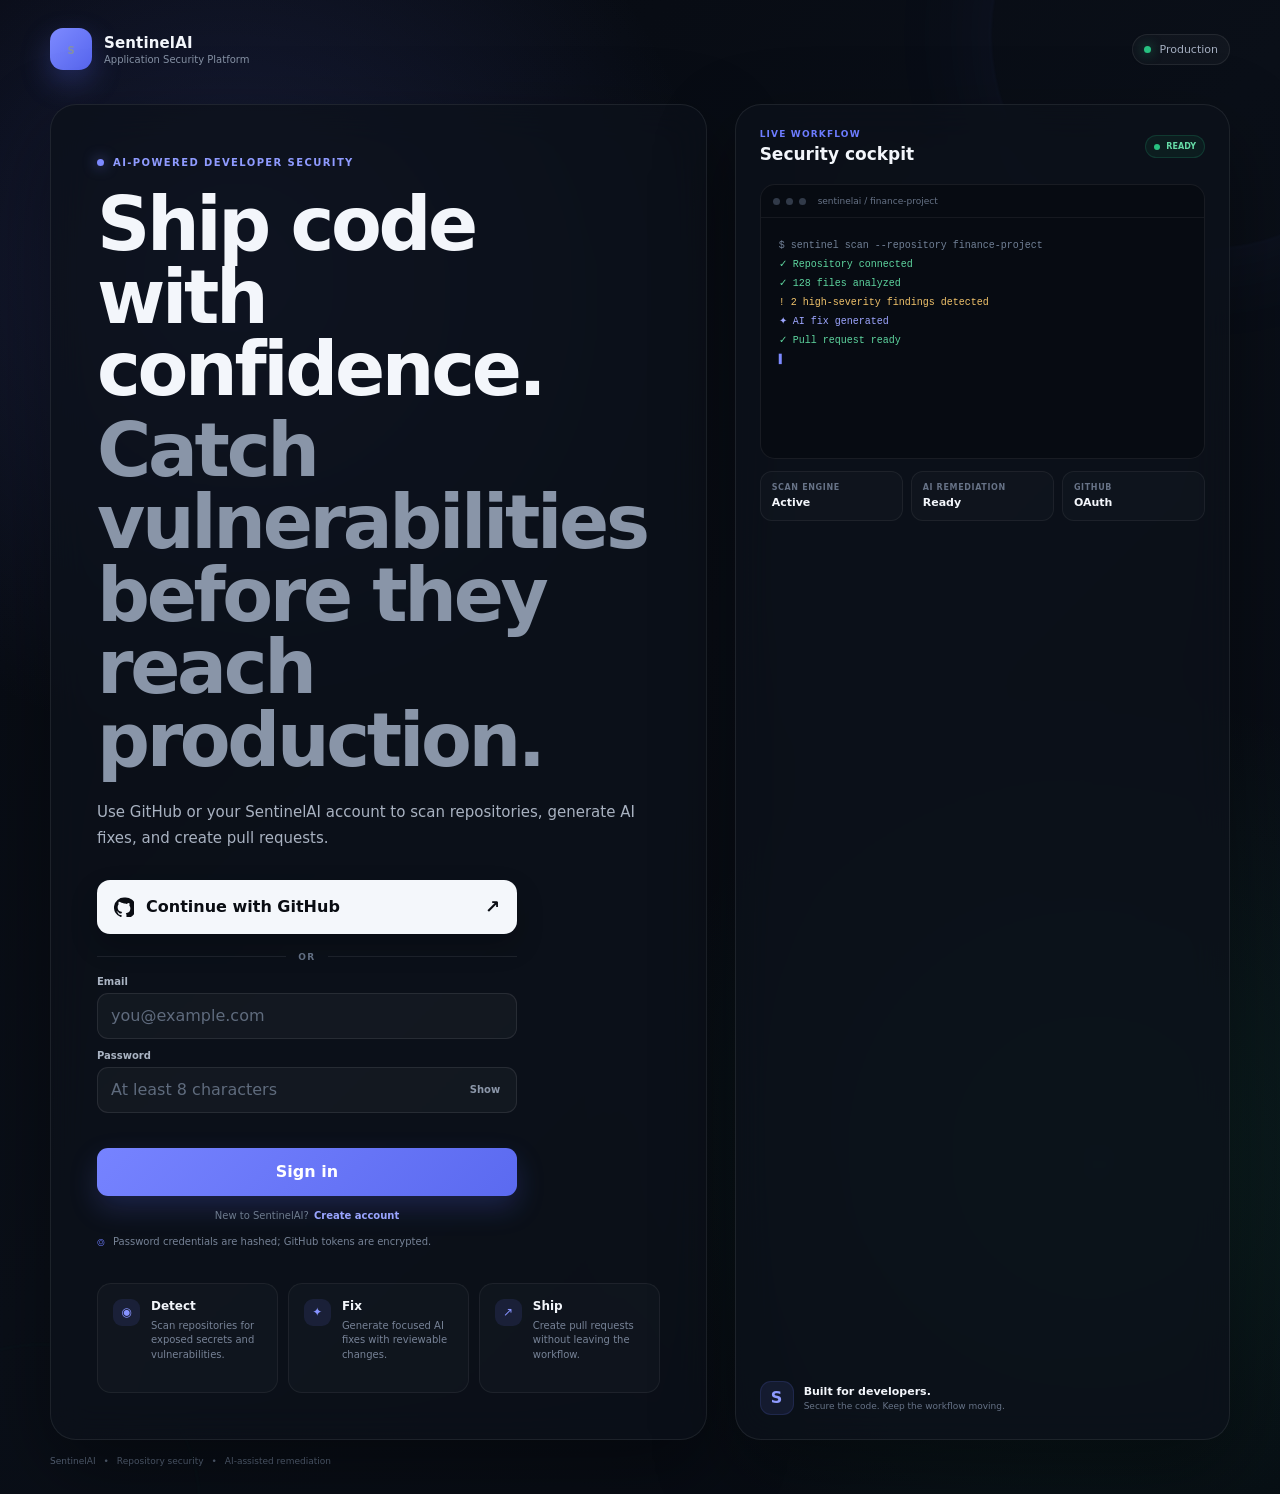
<file: frontend/index.html>
<!DOCTYPE html>
<html lang="en">
<head>
    <meta charset="UTF-8">
    <meta name="viewport" content="width=device-width, initial-scale=1.0">
    <meta name="theme-color" content="#070b12">
    <meta name="description" content="SentinelAI — AI-powered GitHub security scanning and automated fixes.">
    <title>SentinelAI — Secure your code before it ships</title>
    <link rel="stylesheet" href="style.css">
</head>

<body class="app-booting">

<div id="appBootScreen" class="app-boot-screen" aria-live="polite">
    <div class="app-boot-mark">S</div>
    <div class="app-boot-name">SentinelAI</div>
    <div class="app-boot-status">Securing your workspace…</div>
</div>

<section id="authScreen" hidden class="auth-screen" aria-labelledby="authTitle">
    <div class="auth-orbit auth-orbit-one"></div>
    <div class="auth-orbit auth-orbit-two"></div>
    <div class="auth-noise"></div>

    <div class="auth-shell">
        <header class="auth-topbar">
            <div class="auth-brand-lockup">
                <div class="auth-brand-mark" aria-hidden="true"><span>S</span></div>
                <div>
                    <strong>SentinelAI</strong>
                    <span>Application Security Platform</span>
                </div>
            </div>

            <div class="auth-top-status">
                <span class="status-dot"></span>
                <span>Production</span>
            </div>
        </header>

        <div class="auth-grid">
            <div class="auth-hero">
                <div class="auth-eyebrow">
                    <span class="eyebrow-pulse"></span>
                    AI-POWERED DEVELOPER SECURITY
                </div>

                <h1 id="authTitle">
                    Ship code with confidence.
                    <span>Catch vulnerabilities before they reach production.</span>
                </h1>

                <p class="auth-lead" id="authMessage">
                    Connect GitHub or use your SentinelAI account to scan repositories, explain security findings,
                    generate fixes, and open pull requests from one workflow.
                </p>

                <div class="auth-actions">
                    <button id="loginGithubButton" class="github-login-button" type="button">
                        <svg class="github-mark" viewBox="0 0 24 24" aria-hidden="true">
                            <path fill="currentColor" d="M12 .67a12 12 0 0 0-3.79 23.39c.6.11.82-.26.82-.58v-2.03c-3.34.73-4.04-1.61-4.04-1.61-.55-1.39-1.34-1.76-1.34-1.76-1.09-.75.08-.74.08-.74 1.21.09 1.85 1.24 1.85 1.24 1.07 1.84 2.81 1.31 3.5 1 .11-.78.42-1.31.76-1.61-2.67-.3-5.47-1.34-5.47-5.95 0-1.32.47-2.39 1.24-3.24-.13-.3-.54-1.53.12-3.18 0 0 1.01-.32 3.3 1.24A11.5 11.5 0 0 1 12 7.93c1.02 0 2.04.14 2.99.42 2.29-1.56 3.29-1.24 3.29-1.24.66 1.65.25 2.88.12 3.18.77.85 1.24 1.92 1.24 3.24 0 4.62-2.81 5.65-5.49 5.95.43.37.81 1.1.81 2.22v3.29c0 .32.22.69.83.57A12 12 0 0 0 12 .67Z"/>
                        </svg>
                        <span>Continue with GitHub</span>
                        <span class="button-arrow" aria-hidden="true">↗</span>
                    </button>

                    <div class="auth-divider"><span>OR</span></div>

                    <form id="emailAuthForm" class="email-auth-form" novalidate>
                        <div id="nameFieldGroup" class="auth-field" hidden>
                            <label for="authName">Name</label>
                            <input id="authName" name="name" type="text" autocomplete="name" placeholder="Your name" />
                            <p id="nameFieldError" class="auth-field-error" role="alert" hidden></p>
                        </div>

                        <div class="auth-field">
                            <label for="authEmail">Email</label>
                            <input id="authEmail" name="email" type="email" autocomplete="email" placeholder="you@example.com" required />
                            <p id="emailFieldError" class="auth-field-error" role="alert" hidden></p>
                        </div>

                        <div class="auth-field">
                            <label for="authPassword">Password</label>
                            <div class="password-field-wrap">
                                <input id="authPassword" name="password" type="password" autocomplete="current-password" placeholder="At least 8 characters" required />
                                <button class="password-toggle" type="button" data-target="authPassword" aria-label="Show password">Show</button>
                            </div>
                            <p id="passwordFieldError" class="auth-field-error" role="alert" hidden></p>
                        </div>

                        <div id="confirmPasswordGroup" class="auth-field" hidden>
                            <label for="authConfirmPassword">Confirm password</label>
                            <div class="password-field-wrap">
                                <input id="authConfirmPassword" name="confirmPassword" type="password" autocomplete="new-password" placeholder="Repeat your password" />
                                <button class="password-toggle" type="button" data-target="authConfirmPassword" aria-label="Show confirm password">Show</button>
                            </div>
                            <p id="confirmPasswordFieldError" class="auth-field-error" role="alert" hidden></p>
                        </div>

                        <p id="authFormMessage" class="auth-form-message" role="alert"></p>

                        <button id="emailAuthSubmit" class="email-auth-submit" type="submit">
                            Sign in
                        </button>
                    </form>

                    <div class="auth-switch-row">
                        <span id="authSwitchText">New to SentinelAI?</span>
                        <button id="authSwitchButton" class="auth-switch-button" type="button">Create account</button>
                    </div>

                    <div class="auth-security-note">
                        <span class="lock-icon" aria-hidden="true">⌾</span>
                        <span>Password credentials are hashed; GitHub tokens are encrypted.</span>
                    </div>
                </div>

                <div class="auth-capabilities">
                    <div class="capability-card">
                        <span class="capability-icon">◉</span>
                        <div><strong>Detect</strong><small>Scan repositories for exposed secrets and vulnerabilities.</small></div>
                    </div>
                    <div class="capability-card">
                        <span class="capability-icon">✦</span>
                        <div><strong>Fix</strong><small>Generate focused AI fixes with reviewable changes.</small></div>
                    </div>
                    <div class="capability-card">
                        <span class="capability-icon">↗</span>
                        <div><strong>Ship</strong><small>Create pull requests without leaving the workflow.</small></div>
                    </div>
                </div>
            </div>

            <aside class="auth-preview" aria-label="SentinelAI security workflow preview">
                <div class="preview-header">
                    <div>
                        <span class="preview-kicker">LIVE WORKFLOW</span>
                        <strong>Security cockpit</strong>
                    </div>
                    <span class="preview-live"><span></span> READY</span>
                </div>

                <div class="preview-terminal">
                    <div class="terminal-bar">
                        <span></span><span></span><span></span>
                        <small>sentinelai / finance-project</small>
                    </div>
                    <div class="terminal-body">
                        <div class="terminal-line muted">$ sentinel scan --repository finance-project</div>
                        <div class="terminal-line success">✓ Repository connected</div>
                        <div class="terminal-line success">✓ 128 files analyzed</div>
                        <div class="terminal-line warning">! 2 high-severity findings detected</div>
                        <div class="terminal-line ai">✦ AI fix generated</div>
                        <div class="terminal-line success">✓ Pull request ready</div>
                        <div class="terminal-cursor">▌</div>
                    </div>
                </div>

                <div class="preview-metrics">
                    <div><span>SCAN ENGINE</span><strong>Active</strong></div>
                    <div><span>AI REMEDIATION</span><strong>Ready</strong></div>
                    <div><span>GITHUB</span><strong>OAuth</strong></div>
                </div>

                <div class="preview-footer">
                    <div class="preview-shield">S</div>
                    <div>
                        <strong>Built for developers.</strong>
                        <span>Secure the code. Keep the workflow moving.</span>
                    </div>
                </div>
            </aside>
        </div>

        <footer class="auth-footer">
            <span>SentinelAI</span><span>•</span><span>Repository security</span><span>•</span><span>AI-assisted remediation</span>
        </footer>
    </div>
</section>

<div id="app" class="app-shell" hidden>
    <aside id="sidebar" class="sidebar">
        <div class="brand">
            <div class="brand-icon">S</div>
            <div><h2>SentinelAI</h2><span>Security Platform</span></div>
        </div>
        <nav class="navigation">
            <button class="nav-link active" data-page="dashboard"><span>⌂</span><span>Dashboard</span></button>
            <button class="nav-link" data-page="repositories"><span>◈</span><span>Repositories</span></button>
            <button class="nav-link" data-page="scans"><span>◉</span><span>Scans</span></button>
            <button class="nav-link" data-page="vulnerabilities"><span>⚠</span><span>Vulnerabilities</span></button>
            <button class="nav-link" data-page="fixes"><span>✓</span><span>Fixes</span></button>
            <button class="nav-link" data-page="pull_requests"><span>↗</span><span>Pull Requests</span></button>
        </nav>
        <div class="sidebar-footer">
            <button class="nav-link" data-page="settings"><span>⚙</span><span>Settings</span></button>
            <div class="github-status">
                <div class="status-indicator"></div>
                <div><strong id="githubStatusTitle">Account</strong><small id="githubUsername">Not connected</small></div>
            </div>
        </div>
    </aside>

    <main class="main-content">
        <header class="topbar">
            <div class="page-heading">
                <h1 id="pageTitle">Dashboard</h1>
                <p id="pageDescription">Monitor your repositories and security.</p>
            </div>
            <div class="topbar-actions">
                <button id="refreshButton" class="icon-button" title="Refresh">↻</button>
                <button id="connectGithubButton" class="primary-button" type="button">Connect GitHub</button>
            </div>
        </header>
        <section id="pageContent" class="page-content">
            <div class="loading-state">Loading SentinelAI...</div>
        </section>
    </main>
</div>

<div id="toastContainer" class="toast-container"></div>

<script src="api.js" defer></script>
<script src="app.js" defer></script>
</body>
</html>
</file>
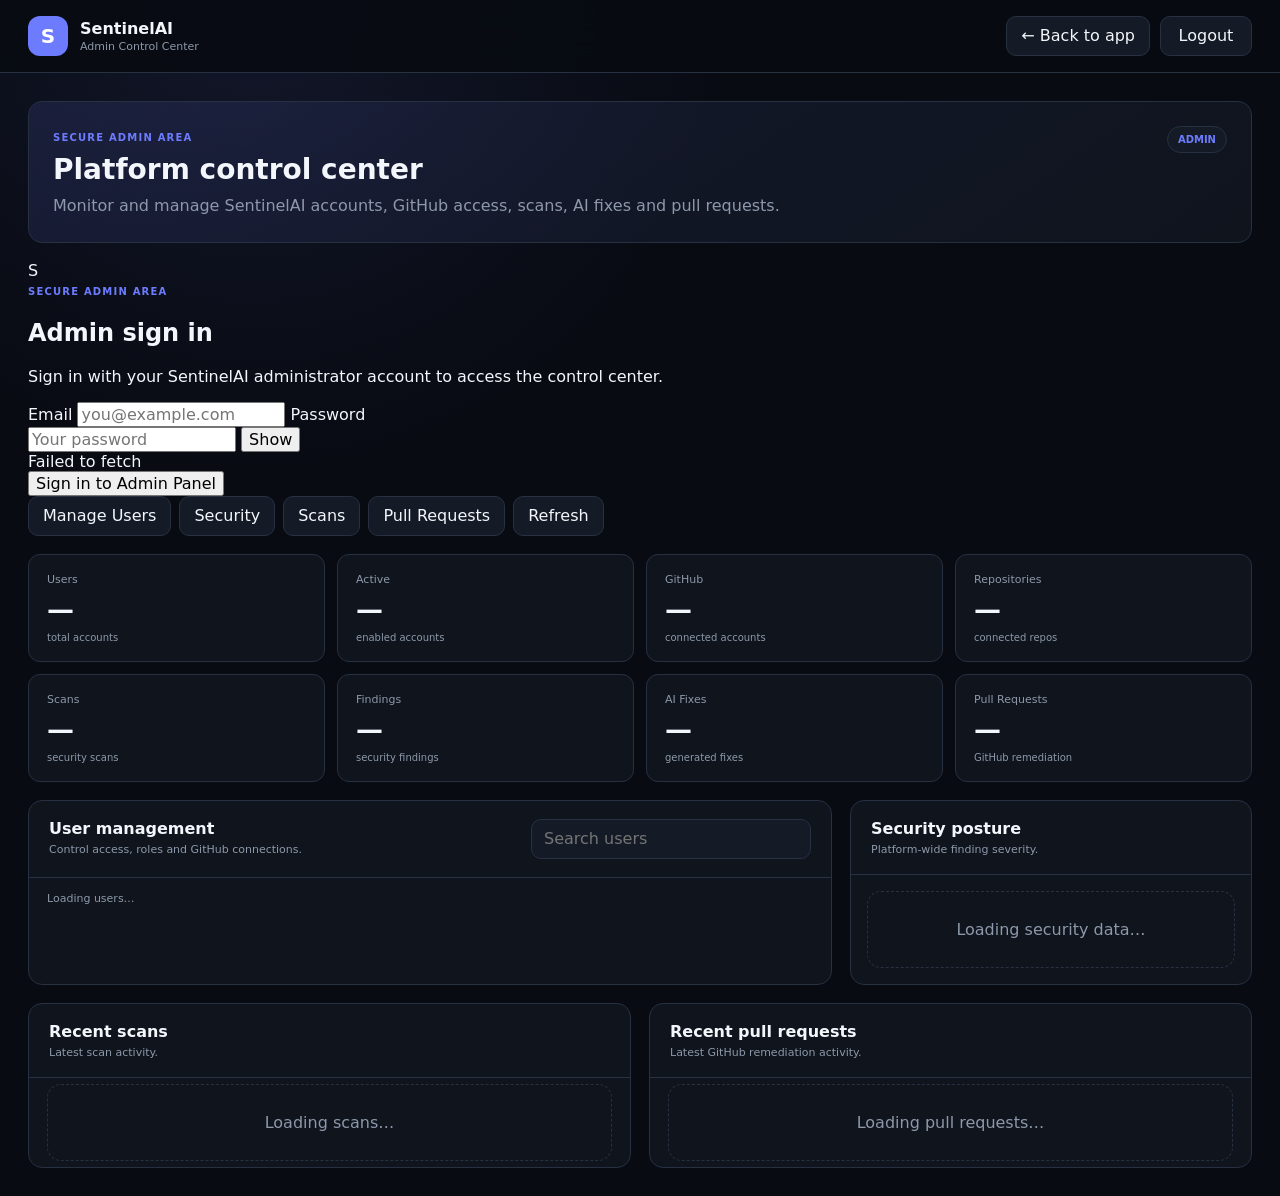
<file: frontend/admin.html>
<!DOCTYPE html>
<html lang="en">
<head>
    <meta charset="UTF-8">
    <meta name="viewport" content="width=device-width, initial-scale=1.0">
    <title>SentinelAI Admin Control Center</title>
    <link rel="stylesheet" href="admin.css?v=20260929-final2">
</head>
<body>
    <div class="admin-shell" id="adminShell">
        <header class="admin-topbar">
            <div class="brand-block">
                <div class="brand-icon">S</div>
                <div>
                    <div class="brand-name">SentinelAI</div>
                    <div class="brand-subtitle">Admin Control Center</div>
                </div>
            </div>
            <div class="top-actions">
                <a class="ghost-button" href="/index.html">← Back to app</a>
                <button id="logoutButton" class="ghost-button" type="button">Logout</button>
            </div>
        </header>

        <main class="admin-main">
            <section class="admin-banner">
                <div>
                    <span class="eyebrow">SECURE ADMIN AREA</span>
                    <h1>Platform control center</h1>
                    <p>Monitor and manage SentinelAI accounts, GitHub access, scans, AI fixes and pull requests.</p>
                </div>
                <span class="admin-badge">ADMIN</span>
            </section>

            <section id="loginState" class="content" hidden></section>

            <section id="dashboardState" class="content">
                <div class="admin-quick-actions">
                    <button class="ghost-button" type="button" data-scroll="usersSection">Manage Users</button>
                    <button class="ghost-button" type="button" data-scroll="securitySection">Security</button>
                    <button class="ghost-button" type="button" data-scroll="scansSection">Scans</button>
                    <button class="ghost-button" type="button" data-scroll="prsSection">Pull Requests</button>
                    <button id="refreshAdmin" class="ghost-button" type="button">Refresh</button>
                </div>

                <div id="stats" class="stats">
                    <div class="stat"><span>Users</span><strong data-stat="Users">—</strong><small>total accounts</small></div>
                    <div class="stat"><span>Active</span><strong data-stat="Active">—</strong><small>enabled accounts</small></div>
                    <div class="stat"><span>GitHub</span><strong data-stat="GitHub">—</strong><small>connected accounts</small></div>
                    <div class="stat"><span>Repositories</span><strong data-stat="Repositories">—</strong><small>connected repos</small></div>
                    <div class="stat"><span>Scans</span><strong data-stat="Scans">—</strong><small>security scans</small></div>
                    <div class="stat"><span>Findings</span><strong data-stat="Findings">—</strong><small>security findings</small></div>
                    <div class="stat"><span>AI Fixes</span><strong data-stat="AI Fixes">—</strong><small>generated fixes</small></div>
                    <div class="stat"><span>Pull Requests</span><strong data-stat="Pull Requests">—</strong><small>GitHub remediation</small></div>
                </div>

                <div id="overviewNotice" class="admin-data-notice" hidden></div>

                <div class="grid-2">
                    <section class="card" id="usersSection">
                        <div class="card-header">
                            <div>
                                <h2>User management</h2>
                                <p>Control access, roles and GitHub connections.</p>
                            </div>
                            <input id="userSearch" class="search" type="search" placeholder="Search users" />
                        </div>
                        <div class="users-loading" id="usersLoading">Loading users…</div>
                        <div id="usersList" class="users" hidden></div>
                    </section>

                    <section class="card" id="securitySection">
                        <div class="card-header">
                            <div>
                                <h2>Security posture</h2>
                                <p>Platform-wide finding severity.</p>
                            </div>
                        </div>
                        <div id="securityContent" class="security">
                            <div class="loading-card">Loading security data…</div>
                        </div>
                    </section>
                </div>

                <div class="grid-bottom">
                    <section class="card" id="scansSection">
                        <div class="card-header">
                            <div><h2>Recent scans</h2><p>Latest scan activity.</p></div>
                        </div>
                        <div id="scansContent" class="activity"><div class="loading-card">Loading scans…</div></div>
                    </section>

                    <section class="card" id="prsSection">
                        <div class="card-header">
                            <div><h2>Recent pull requests</h2><p>Latest GitHub remediation activity.</p></div>
                        </div>
                        <div id="prsContent" class="activity"><div class="loading-card">Loading pull requests…</div></div>
                    </section>
                </div>
            </section>
        </main>
    </div>

    <div id="toast" class="toast" hidden></div>
    <script src="admin.js?v=20260929-final2" defer></script>
</body>
</html>
</file>
<file: frontend/style.css>
:root {
    --bg: #080b12;
    --surface: #0f141d;
    --surface-2: #151b26;
    --surface-3: #1b2330;

    --border: #273142;

    --text: #f3f6fb;
    --muted: #8d99aa;

    --primary: #6d7cff;
    --primary-hover: #5969f0;

    --success: #28c281;
    --warning: #f5b942;
    --danger: #ff5c70;

    --sidebar-width: 250px;

    --radius: 14px;
}

* {
    margin: 0;
    padding: 0;
    box-sizing: border-box;
}

html,
body {
    min-height: 100%;
}

body {
    font-family:
        Inter,
        ui-sans-serif,
        system-ui,
        -apple-system,
        BlinkMacSystemFont,
        "Segoe UI",
        sans-serif;

    background: var(--bg);
    color: var(--text);
}

button,
input,
select,
textarea {
    font: inherit;
}

button {
    border: none;
    cursor: pointer;
}

button:focus-visible {
    outline: 2px solid var(--primary);
    outline-offset: 2px;
}

/* =========================
   APP LAYOUT
========================= */

#app {
    min-height: 100vh;
    display: flex;
}

.sidebar {
    position: fixed;
    inset: 0 auto 0 0;

    width: var(--sidebar-width);

    display: flex;
    flex-direction: column;

    background: var(--surface);

    border-right: 1px solid var(--border);

    padding: 24px 16px;

    z-index: 20;
}

.main-content {
    width: calc(100% - var(--sidebar-width));
    margin-left: var(--sidebar-width);

    min-height: 100vh;
    padding: 28px 34px;
}

/* =========================
   BRAND
========================= */

.brand {
    display: flex;
    align-items: center;
    gap: 12px;

    padding: 4px 8px 30px;
}

.brand-icon {
    width: 40px;
    height: 40px;

    display: grid;
    place-items: center;

    border-radius: 12px;

    background: var(--primary);
    color: white;

    font-weight: 800;
    font-size: 20px;
}

.brand h2 {
    font-size: 17px;
    font-weight: 700;
}

.brand span {
    display: block;

    margin-top: 2px;

    color: var(--muted);
    font-size: 11px;
}

/* =========================
   NAVIGATION
========================= */

.navigation {
    display: flex;
    flex-direction: column;
    gap: 6px;
}

.nav-link {
    width: 100%;

    display: flex;
    align-items: center;
    gap: 13px;

    padding: 12px 14px;

    border-radius: 10px;

    background: transparent;
    color: var(--muted);

    text-align: left;

    transition:
        background 0.2s ease,
        color 0.2s ease;
}

.nav-link:hover {
    background: var(--surface-2);
    color: var(--text);
}

.nav-link.active {
    background: rgba(109, 124, 255, 0.13);
    color: var(--primary);
}

.nav-link span:first-child {
    width: 20px;

    display: inline-flex;
    justify-content: center;

    font-size: 17px;
}

.sidebar-footer {
    margin-top: auto;
}

.github-status {
    display: flex;
    align-items: center;
    gap: 10px;

    margin-top: 18px;
    padding: 13px;

    background: var(--surface-2);

    border: 1px solid var(--border);
    border-radius: 12px;
}

.status-indicator {
    width: 9px;
    height: 9px;

    border-radius: 50%;

    background: var(--success);

    box-shadow: 0 0 10px rgba(40, 194, 129, 0.6);
}

.github-status strong {
    display: block;
    font-size: 12px;
}

.github-status small {
    display: block;

    margin-top: 3px;

    color: var(--muted);
    font-size: 11px;
}

/* =========================
   TOPBAR
========================= */

.topbar {
    display: flex;
    align-items: center;
    justify-content: space-between;

    margin-bottom: 30px;
}

.page-heading h1 {
    font-size: 28px;
    font-weight: 750;
}

.page-heading p {
    margin-top: 6px;

    color: var(--muted);
    font-size: 14px;
}

.topbar-actions {
    display: flex;
    align-items: center;
    gap: 10px;
}

.icon-button,
.primary-button,
.secondary-button {
    border-radius: 10px;

    transition:
        transform 0.2s ease,
        background 0.2s ease;
}

.icon-button:hover,
.primary-button:hover,
.secondary-button:hover {
    transform: translateY(-1px);
}

.icon-button {
    width: 42px;
    height: 42px;

    background: var(--surface-2);
    color: var(--text);

    border: 1px solid var(--border);

    font-size: 18px;
}

.primary-button {
    padding: 11px 17px;

    background: var(--primary);
    color: white;

    font-weight: 650;
}

.primary-button:hover {
    background: var(--primary-hover);
}

.secondary-button {
    padding: 10px 14px;

    background: var(--surface-2);
    color: var(--text);

    border: 1px solid var(--border);
}

/* =========================
   PAGE CONTENT
========================= */

.page-content {
    width: 100%;
}

.loading-state,
.empty-state {
    padding: 40px;

    border: 1px dashed var(--border);
    border-radius: var(--radius);

    background: var(--surface);

    color: var(--muted);

    text-align: center;
}

/* =========================
   DASHBOARD CARDS
========================= */

.stats-grid {
    display: grid;

    grid-template-columns: repeat(4, minmax(0, 1fr));

    gap: 16px;

    margin-bottom: 22px;
}

.stat-card {
    padding: 20px;

    background: var(--surface);

    border: 1px solid var(--border);
    border-radius: var(--radius);
}

.stat-card span {
    display: block;

    color: var(--muted);
    font-size: 13px;
}

.stat-card strong {
    display: block;

    margin-top: 12px;

    font-size: 30px;
    line-height: 1;
}

.stat-card small {
    display: block;

    margin-top: 10px;

    color: var(--muted);
    font-size: 11px;
}

/* =========================
   PANELS
========================= */

.panel {
    margin-bottom: 20px;

    background: var(--surface);

    border: 1px solid var(--border);
    border-radius: var(--radius);

    overflow: hidden;
}

.panel-header {
    display: flex;
    align-items: center;
    justify-content: space-between;

    padding: 20px 22px;

    border-bottom: 1px solid var(--border);
}

.panel-header h2 {
    font-size: 17px;
}

.panel-header p {
    margin-top: 4px;

    color: var(--muted);
    font-size: 12px;
}

/* =========================
   REPOSITORY GRID
========================= */

.repository-grid {
    display: grid;

    grid-template-columns: repeat(2, minmax(0, 1fr));

    gap: 14px;

    padding: 18px;
}

.repository-card {
    padding: 18px;

    background: var(--surface-2);

    border: 1px solid var(--border);
    border-radius: 12px;
}

.repository-card-header {
    display: flex;
    align-items: center;
    justify-content: space-between;
}

.repository-card h3 {
    font-size: 15px;
}

.repository-card p {
    margin-top: 6px;

    color: var(--muted);
    font-size: 12px;
}

.repository-actions {
    display: flex;
    gap: 8px;

    margin-top: 16px;
}

.repository-actions button {
    padding: 8px 12px;

    border-radius: 8px;

    background: var(--surface-3);
    color: var(--text);

    border: 1px solid var(--border);

    font-size: 12px;
}

.repository-actions button.primary {
    background: var(--primary);
    border-color: var(--primary);
}

/* =========================
   ACTIVITY
========================= */

.activity-list {
    padding: 8px 20px;
}

.activity-item {
    display: flex;
    align-items: center;
    gap: 12px;

    padding: 15px 0;

    border-bottom: 1px solid var(--border);
}

.activity-item:last-child {
    border-bottom: none;
}

.activity-icon {
    width: 34px;
    height: 34px;

    display: grid;
    place-items: center;

    border-radius: 9px;

    background: var(--surface-3);
}

.activity-item strong {
    display: block;

    font-size: 13px;
}

.activity-item small {
    display: block;

    margin-top: 3px;

    color: var(--muted);
}

/* =========================
   TOAST
========================= */

.toast-container {
    position: fixed;

    right: 24px;
    bottom: 24px;

    display: flex;
    flex-direction: column;
    gap: 10px;

    z-index: 100;
}

.toast {
    min-width: 280px;

    padding: 14px 16px;

    background: var(--surface-3);

    border: 1px solid var(--border);
    border-radius: 10px;

    box-shadow: 0 12px 35px rgba(0, 0, 0, 0.35);

    font-size: 13px;

    animation: toast-in 0.2s ease;
}

.toast.success {
    border-left: 3px solid var(--success);
}

.toast.error {
    border-left: 3px solid var(--danger);
}

@keyframes toast-in {
    from {
        opacity: 0;
        transform: translateY(8px);
    }

    to {
        opacity: 1;
        transform: translateY(0);
    }
}

/* =========================
   RESPONSIVE
========================= */

@media (max-width: 1100px) {
    .stats-grid {
        grid-template-columns: repeat(2, minmax(0, 1fr));
    }

    .repository-grid {
        grid-template-columns: 1fr;
    }
}


/* =========================
   MOBILE APP
========================= */

@media (max-width: 760px) {

    :root {
        --sidebar-width: 0px;
    }

    html,
    body {
        width: 100%;
        min-height: 100%;
        overflow-x: hidden;
    }

    body {
        padding-bottom: 78px;
    }

    #app {
        width: 100%;
        min-height: 100vh;
        display: block;
    }

    /* Bottom navigation */
    .sidebar {
        position: fixed;
        left: 0;
        right: 0;
        top: auto;
        bottom: 0;

        width: 100%;
        height: 76px;

        display: flex;
        flex-direction: row;
        align-items: stretch;

        padding: 6px 8px;

        background: rgba(15, 20, 29, 0.98);

        border-top: 1px solid var(--border);
        border-right: none;

        box-shadow: 0 -8px 24px rgba(0, 0, 0, 0.22);

        z-index: 1000;

        overflow-x: auto;
        overflow-y: hidden;

        scrollbar-width: none;
    }

    .sidebar::-webkit-scrollbar {
        display: none;
    }

    .brand {
        display: none;
    }

    /* Main nav becomes horizontal */
    .navigation {
        display: flex;
        flex-direction: row;
        align-items: stretch;

        flex: 0 0 auto;

        width: max-content;
        min-width: max-content;

        gap: 4px;
    }

    /* Settings stays in the bottom bar */
    .sidebar-footer {
        display: flex;
        flex-direction: row;
        align-items: stretch;

        flex: 0 0 auto;

        margin: 0 0 0 4px;
    }

    .sidebar-footer > .nav-link {
        width: 72px;
        min-width: 72px;
        flex: 0 0 72px;
    }

    /* Hide GitHub status card on phones */
    .github-status {
        display: none;
    }

    .nav-link {
        width: 72px;
        min-width: 72px;
        flex: 0 0 72px;

        height: 62px;

        display: flex;
        flex-direction: column;
        align-items: center;
        justify-content: center;

        gap: 4px;

        padding: 6px 4px;

        border-radius: 10px;

        text-align: center;
        white-space: nowrap;
    }

    .nav-link span:first-child {
        width: auto;
        font-size: 18px;
        line-height: 1;
    }

    .nav-link span:last-child {
        font-size: 9px;
        line-height: 1.1;
    }

    /* Main content */
    .main-content {
        width: 100%;
        margin-left: 0;

        min-height: calc(100vh - 76px);

        padding: 16px 12px 24px;
    }

    /* Top bar */
    .topbar {
        display: flex;
        flex-direction: column;
        align-items: stretch;

        gap: 14px;

        margin-bottom: 18px;
    }

    .page-heading h1 {
        font-size: 23px;
        line-height: 1.15;
    }

    .page-heading p {
        margin-top: 5px;
        font-size: 12px;
        line-height: 1.45;
    }

    .topbar-actions {
        width: 100%;

        display: grid;
        grid-template-columns: 46px minmax(0, 1fr);

        gap: 8px;
    }

    .icon-button {
        width: 46px;
        height: 44px;
    }

    .primary-button {
        width: 100%;
        min-height: 44px;
        padding: 10px 14px;
    }

    /* Dashboard */
    .stats-grid {
        grid-template-columns: repeat(2, minmax(0, 1fr));

        gap: 10px;

        margin-bottom: 14px;
    }

    .stat-card {
        padding: 14px;
        border-radius: 12px;
    }

    .stat-card span {
        font-size: 11px;
        line-height: 1.3;
    }

    .stat-card strong {
        margin-top: 8px;
        font-size: 23px;
    }

    .stat-card small {
        margin-top: 8px;
        font-size: 10px;
        line-height: 1.35;
    }

    /* Panels */
    .panel {
        margin-bottom: 14px;
        border-radius: 12px;
    }

    .panel-header {
        flex-direction: column;
        align-items: stretch;

        gap: 12px;

        padding: 16px;
    }

    .panel-header h2 {
        font-size: 16px;
    }

    .panel-header p {
        font-size: 11px;
    }

    .panel-header button {
        width: 100%;
    }

    /* Repository cards */
    .repository-grid {
        grid-template-columns: 1fr;

        gap: 10px;

        padding: 12px;
    }

    .repository-card {
        padding: 14px;
        border-radius: 11px;
    }

    .repository-card-header {
        gap: 10px;
        align-items: flex-start;
    }

    .repository-card h3 {
        font-size: 14px;
        word-break: break-word;
    }

    .repository-card p {
        font-size: 11px;
        word-break: break-word;
    }

    .repository-actions {
        display: grid;
        grid-template-columns: 1fr 1fr;

        gap: 8px;

        margin-top: 14px;
    }

    .repository-actions button {
        width: 100%;
        min-height: 40px;
    }

    /* Loading / empty states */
    .loading-state,
    .empty-state {
        padding: 28px 16px;
        border-radius: 12px;
    }

    .loading-state h3,
    .empty-state h3 {
        font-size: 16px;
    }

    .loading-state p,
    .empty-state p {
        font-size: 12px;
        line-height: 1.5;
    }

    /* Activity */
    .activity-list {
        padding: 4px 14px;
    }

    .activity-item {
        align-items: flex-start;
        padding: 12px 0;
    }

    .activity-item strong {
        font-size: 12px;
    }

    .activity-item small {
        font-size: 10px;
        line-height: 1.4;
    }

    /* Toast */
    .toast-container {
        left: 10px;
        right: 10px;
        bottom: 88px;
    }

    .toast {
        min-width: 0;
        width: 100%;
        font-size: 12px;
    }
}


/* =========================
   SMALL PHONES
========================= */

@media (max-width: 420px) {

    .main-content {
        padding-left: 10px;
        padding-right: 10px;
    }

    .stats-grid {
        grid-template-columns: 1fr 1fr;
        gap: 8px;
    }

    .stat-card {
        padding: 12px;
    }

    .stat-card strong {
        font-size: 21px;
    }

    .topbar-actions {
        grid-template-columns: 44px minmax(0, 1fr);
    }

    .nav-link,
    .sidebar-footer > .nav-link {
        width: 68px;
        min-width: 68px;
        flex-basis: 68px;
    }

    .nav-link span:last-child {
        font-size: 8.5px;
    }

    .repository-actions {
        grid-template-columns: 1fr;
    }
}


/* =========================
   VERY SMALL PHONES
========================= */

@media (max-width: 360px) {

    .main-content {
        padding-left: 8px;
        padding-right: 8px;
    }

    .page-heading h1 {
        font-size: 21px;
    }

    .page-heading p {
        font-size: 11px;
    }

    .stats-grid {
        gap: 7px;
    }

    .stat-card {
        padding: 10px;
    }

    .stat-card strong {
        font-size: 19px;
    }

    .nav-link,
    .sidebar-footer > .nav-link {
        width: 64px;
        min-width: 64px;
        flex-basis: 64px;
    }

    .nav-link span:last-child {
        font-size: 8px;
    }
}

/* =========================================================
   FIRST-CLASS AUTHENTICATION EXPERIENCE
========================================================= */

.auth-screen {
    min-height: 100vh;
    position: relative;
    overflow: hidden;
    display: flex;
    align-items: center;
    justify-content: center;
    padding: 28px;
    background:
        radial-gradient(circle at 18% 18%, rgba(109, 124, 255, 0.17), transparent 30%),
        radial-gradient(circle at 86% 78%, rgba(40, 194, 129, 0.11), transparent 30%),
        linear-gradient(135deg, #060910 0%, #0a0f18 48%, #070b12 100%);
}

.auth-screen[hidden] {
    display: none !important;
}

.app-shell[hidden] {
    display: none !important;
}

.auth-shell {
    width: min(1180px, 100%);
    position: relative;
    z-index: 3;
}

.auth-topbar,
.auth-footer {
    display: flex;
    align-items: center;
    justify-content: space-between;
}

.auth-topbar {
    margin-bottom: 34px;
}

.auth-brand-lockup {
    display: flex;
    align-items: center;
    gap: 12px;
}

.auth-brand-mark {
    width: 42px;
    height: 42px;
    display: grid;
    place-items: center;
    border-radius: 13px;
    background: linear-gradient(135deg, #7d8aff, #5665ee);
    box-shadow: 0 12px 30px rgba(89, 105, 240, 0.3);
}

.auth-brand-mark span {
    color: #fff;
    font-size: 21px;
    font-weight: 850;
}

.auth-brand-lockup strong,
.auth-brand-lockup span {
    display: block;
}

.auth-brand-lockup strong {
    font-size: 15px;
    letter-spacing: 0.01em;
}

.auth-brand-lockup span {
    margin-top: 2px;
    color: #8591a4;
    font-size: 10px;
}

.auth-top-status {
    display: inline-flex;
    align-items: center;
    gap: 8px;
    padding: 8px 11px;
    border: 1px solid rgba(255,255,255,0.08);
    border-radius: 999px;
    background: rgba(255,255,255,0.03);
    color: #a4aec0;
    font-size: 11px;
}

.status-dot {
    width: 7px;
    height: 7px;
    border-radius: 999px;
    background: #28c281;
    box-shadow: 0 0 12px rgba(40, 194, 129, 0.65);
}

.auth-grid {
    display: grid;
    grid-template-columns: minmax(0, 1.14fr) minmax(360px, 0.86fr);
    gap: 28px;
    align-items: stretch;
}

.auth-hero,
.auth-preview {
    border: 1px solid rgba(255,255,255,0.08);
    background: rgba(12, 17, 26, 0.78);
    box-shadow: 0 30px 80px rgba(0,0,0,0.38);
    backdrop-filter: blur(18px);
}

.auth-hero {
    padding: 46px;
    border-radius: 26px;
}

.auth-eyebrow {
    display: inline-flex;
    align-items: center;
    gap: 9px;
    color: #8f9bff;
    font-size: 10px;
    font-weight: 800;
    letter-spacing: 0.14em;
}

.eyebrow-pulse {
    width: 7px;
    height: 7px;
    border-radius: 50%;
    background: #7d8aff;
    box-shadow: 0 0 14px rgba(125,138,255,0.8);
}

.auth-hero h1 {
    max-width: 740px;
    margin-top: 18px;
    font-size: clamp(44px, 5.8vw, 74px);
    line-height: 0.98;
    letter-spacing: -0.045em;
    font-weight: 800;
}

.auth-hero h1 span {
    display: block;
    margin-top: 8px;
    color: #8995a8;
    font-weight: 700;
}

.auth-lead {
    max-width: 680px;
    margin-top: 24px;
    color: #a9b2c1;
    font-size: 15px;
    line-height: 1.72;
}

.auth-actions {
    margin-top: 28px;
}

.github-login-button {
    width: min(420px, 100%);
    min-height: 54px;
    display: inline-flex;
    align-items: center;
    justify-content: center;
    gap: 12px;
    padding: 13px 17px;
    border-radius: 13px;
    background: #f4f7fb;
    color: #0a0d13;
    font-weight: 780;
    transition: transform .2s ease, box-shadow .2s ease, background .2s ease;
    box-shadow: 0 12px 28px rgba(0,0,0,.2);
}

.github-login-button:hover {
    transform: translateY(-2px);
    background: #ffffff;
    box-shadow: 0 18px 36px rgba(0,0,0,.28);
}

.github-login-button:disabled {
    cursor: wait;
    opacity: .72;
    transform: none;
}

.github-mark {
    width: 20px;
    height: 20px;
}

.button-arrow {
    margin-left: auto;
    font-size: 18px;
}

.auth-security-note {
    width: min(420px, 100%);
    margin-top: 11px;
    display: flex;
    align-items: center;
    gap: 8px;
    color: #778397;
    font-size: 10px;
}

.lock-icon {
    color: #6d7cff;
    font-size: 13px;
}

.auth-capabilities {
    margin-top: 34px;
    display: grid;
    grid-template-columns: repeat(3, 1fr);
    gap: 10px;
}

.capability-card {
    min-height: 110px;
    padding: 15px;
    display: flex;
    gap: 11px;
    border: 1px solid rgba(255,255,255,0.06);
    border-radius: 14px;
    background: rgba(255,255,255,0.025);
}

.capability-icon {
    width: 27px;
    height: 27px;
    flex: 0 0 27px;
    display: grid;
    place-items: center;
    border-radius: 9px;
    background: rgba(109,124,255,.12);
    color: #8793ff;
    font-size: 12px;
}

.capability-card strong,
.capability-card small {
    display: block;
}

.capability-card strong {
    font-size: 12px;
}

.capability-card small {
    margin-top: 6px;
    color: #778397;
    font-size: 10px;
    line-height: 1.45;
}

.auth-preview {
    min-height: 100%;
    padding: 24px;
    border-radius: 26px;
    display: flex;
    flex-direction: column;
}

.preview-header {
    display: flex;
    align-items: center;
    justify-content: space-between;
    gap: 14px;
}

.preview-header strong,
.preview-header span {
    display: block;
}

.preview-kicker {
    color: #6d7cff;
    font-size: 9px;
    font-weight: 800;
    letter-spacing: .13em;
}

.preview-header strong {
    margin-top: 5px;
    font-size: 17px;
}

.preview-live {
    display: inline-flex !important;
    align-items: center;
    gap: 6px;
    padding: 6px 8px;
    border: 1px solid rgba(40,194,129,.18);
    border-radius: 999px;
    color: #66dba7;
    background: rgba(40,194,129,.07);
    font-size: 8px;
    font-weight: 800;
}

.preview-live span {
    width: 6px;
    height: 6px;
    border-radius: 50%;
    background: #28c281;
}

.preview-terminal {
    margin-top: 20px;
    overflow: hidden;
    border: 1px solid rgba(255,255,255,.07);
    border-radius: 15px;
    background: #070b12;
}

.terminal-bar {
    display: flex;
    align-items: center;
    gap: 6px;
    padding: 11px 12px;
    border-bottom: 1px solid rgba(255,255,255,.06);
}

.terminal-bar > span {
    width: 7px;
    height: 7px;
    border-radius: 50%;
    background: #313a49;
}

.terminal-bar small {
    margin-left: 6px;
    color: #667286;
    font-size: 9px;
}

.terminal-body {
    min-height: 240px;
    padding: 18px;
    font-family: ui-monospace, SFMono-Regular, Menlo, Consolas, monospace;
    font-size: 10px;
    line-height: 1.9;
}

.terminal-line {
    white-space: nowrap;
}

.terminal-line.muted {
    color: #718096;
}

.terminal-line.success {
    color: #5ed59f;
}

.terminal-line.warning {
    color: #f1c36b;
}

.terminal-line.ai {
    color: #9da6ff;
}

.terminal-cursor {
    color: #7d8aff;
    animation: auth-blink 1s steps(1) infinite;
}

@keyframes auth-blink {
    50% { opacity: 0; }
}

.preview-metrics {
    margin-top: 12px;
    display: grid;
    grid-template-columns: repeat(3, 1fr);
    gap: 8px;
}

.preview-metrics > div {
    padding: 11px;
    border: 1px solid rgba(255,255,255,.06);
    border-radius: 12px;
    background: rgba(255,255,255,.02);
}

.preview-metrics span,
.preview-metrics strong {
    display: block;
}

.preview-metrics span {
    color: #677387;
    font-size: 8px;
    font-weight: 700;
    letter-spacing: .08em;
}

.preview-metrics strong {
    margin-top: 4px;
    font-size: 11px;
}

.preview-footer {
    margin-top: auto;
    padding-top: 18px;
    display: flex;
    align-items: center;
    gap: 10px;
}

.preview-shield {
    width: 34px;
    height: 34px;
    display: grid;
    place-items: center;
    border-radius: 11px;
    background: rgba(109,124,255,.1);
    border: 1px solid rgba(109,124,255,.14);
    color: #8f9bff;
    font-weight: 850;
}

.preview-footer strong,
.preview-footer span {
    display: block;
}

.preview-footer strong {
    font-size: 11px;
}

.preview-footer span {
    margin-top: 3px;
    color: #677387;
    font-size: 9px;
}

.auth-footer {
    justify-content: flex-start;
    gap: 8px;
    margin-top: 16px;
    color: #59667a;
    font-size: 9px;
}

.auth-orbit {
    position: absolute;
    border-radius: 50%;
    filter: blur(1px);
    pointer-events: none;
}

.auth-orbit-one {
    width: 430px;
    height: 430px;
    top: -180px;
    right: -140px;
    border: 1px solid rgba(109,124,255,.07);
    box-shadow: 0 0 120px rgba(109,124,255,.07);
}

.auth-orbit-two {
    width: 320px;
    height: 320px;
    bottom: -170px;
    left: -120px;
    border: 1px solid rgba(40,194,129,.05);
}

.auth-noise {
    position: absolute;
    inset: 0;
    opacity: .025;
    pointer-events: none;
    background-image: radial-gradient(rgba(255,255,255,.9) .6px, transparent .6px);
    background-size: 6px 6px;
}

.auth-spinner {
    width: 16px;
    height: 16px;
    display: inline-block;
    border: 2px solid rgba(0,0,0,.18);
    border-top-color: #111;
    border-radius: 50%;
    animation: auth-spin .7s linear infinite;
}

@keyframes auth-spin {
    to { transform: rotate(360deg); }
}

.back-button {
    margin-bottom: 10px;
}

@media (max-width: 980px) {
    .auth-grid {
        grid-template-columns: 1fr;
    }

    .auth-preview {
        min-height: 0;
    }

    .auth-hero h1 {
        font-size: clamp(42px, 8vw, 60px);
    }
}

@media (max-width: 760px) {
    .auth-screen {
        min-height: 100svh;
        padding: 16px;
        align-items: flex-start;
    }

    .auth-topbar {
        margin-bottom: 18px;
    }

    .auth-top-status {
        display: none;
    }

    .auth-hero,
    .auth-preview {
        padding: 22px;
        border-radius: 20px;
    }

    .auth-hero h1 {
        margin-top: 14px;
        font-size: clamp(38px, 12vw, 52px);
    }

    .auth-lead {
        font-size: 13px;
        line-height: 1.62;
    }

    .auth-capabilities {
        grid-template-columns: 1fr;
    }

    .capability-card {
        min-height: 0;
    }

    .preview-terminal {
        margin-top: 16px;
    }

    .terminal-body {
        min-height: 180px;
        overflow-x: auto;
        font-size: 9px;
    }

    .preview-metrics {
        grid-template-columns: 1fr;
    }

    .auth-footer {
        flex-wrap: wrap;
        line-height: 1.6;
    }
}

/* =========================
   EMAIL AUTHENTICATION
========================= */

.auth-divider {
    width: min(420px, 100%);
    display: flex;
    align-items: center;
    gap: 12px;
    margin: 18px 0 14px;
    color: #626f83;
    font-size: 9px;
    font-weight: 800;
    letter-spacing: .16em;
}

.auth-divider::before,
.auth-divider::after {
    content: "";
    flex: 1;
    height: 1px;
    background: rgba(255,255,255,.08);
}

.email-auth-form {
    width: min(420px, 100%);
}

.auth-field {
    margin-top: 11px;
}

.auth-field:first-child {
    margin-top: 0;
}

.auth-field label {
    display: block;
    margin-bottom: 6px;
    color: #aab4c3;
    font-size: 10px;
    font-weight: 700;
}

.auth-field input {
    width: 100%;
    height: 46px;
    padding: 0 13px;
    border: 1px solid rgba(255,255,255,.09);
    border-radius: 11px;
    outline: none;
    background: rgba(255,255,255,.035);
    color: #f3f6fb;
    transition: border-color .2s ease, background .2s ease, box-shadow .2s ease;
}

.auth-field input::placeholder {
    color: #5f6b7d;
}

.auth-field input:focus {
    border-color: rgba(109,124,255,.65);
    background: rgba(109,124,255,.055);
    box-shadow: 0 0 0 3px rgba(109,124,255,.08);
}

.auth-field input.input-error {
    border-color: rgba(255, 92, 112, .8);
    background: rgba(255, 92, 112, .045);
    box-shadow: 0 0 0 3px rgba(255, 92, 112, .06);
}

.auth-field-error {
    margin: 6px 2px 0;
    color: #ff7d8d;
    font-size: 10px;
    line-height: 1.35;
}

.password-field-wrap {
    position: relative;
}

.password-field-wrap input {
    padding-right: 64px;
}

.password-toggle {
    position: absolute;
    top: 50%;
    right: 7px;
    transform: translateY(-50%);
    min-width: 50px;
    height: 32px;
    padding: 0 8px;
    border-radius: 8px;
    background: transparent;
    color: #8c98aa;
    font-size: 10px;
    font-weight: 700;
}

.password-toggle:hover {
    background: rgba(255,255,255,.05);
    color: #dfe5ee;
}

.auth-form-message {
    min-height: 18px;
    margin: 9px 0 0;
    color: #ff7d8d;
    font-size: 10px;
    line-height: 1.45;
}

.email-auth-submit {
    width: 100%;
    min-height: 48px;
    margin-top: 8px;
    border-radius: 11px;
    background: linear-gradient(135deg, #7683ff, #5b6af0);
    color: #fff;
    font-weight: 780;
    box-shadow: 0 12px 28px rgba(89,105,240,.22);
    transition: transform .2s ease, box-shadow .2s ease, opacity .2s ease;
}

.email-auth-submit:hover:not(:disabled) {
    transform: translateY(-1px);
    box-shadow: 0 16px 32px rgba(89,105,240,.3);
}

.email-auth-submit:disabled {
    cursor: wait;
    opacity: .65;
}

.auth-switch-row {
    width: min(420px, 100%);
    display: flex;
    align-items: center;
    justify-content: center;
    gap: 5px;
    margin-top: 12px;
    color: #6e7b8e;
    font-size: 10px;
}

.auth-switch-button {
    padding: 2px 0;
    background: transparent;
    color: #9aa5ff;
    font-size: 10px;
    font-weight: 750;
}

.auth-switch-button:hover {
    color: #c1c7ff;
    text-decoration: underline;
}

@media (max-width: 760px) {
    .auth-hero {
        padding: 20px;
    }

    .github-login-button,
    .auth-divider,
    .email-auth-form,
    .auth-switch-row,
    .auth-security-note {
        width: 100%;
    }
}

/* =========================================================
   APP BOOT / AUTH FLICKER PREVENTION
========================================================= */
.app-boot-screen {
    position: fixed;
    inset: 0;
    z-index: 9999;
    display: flex;
    flex-direction: column;
    align-items: center;
    justify-content: center;
    gap: 8px;
    background: #070b12;
    color: #f3f6fb;
}

.app-boot-screen[hidden] {
    display: none !important;
}

.app-boot-mark {
    width: 52px;
    height: 52px;
    display: grid;
    place-items: center;
    border-radius: 15px;
    background: #6d7cff;
    color: #fff;
    font-size: 24px;
    font-weight: 900;
    box-shadow: 0 18px 50px rgba(109, 124, 255, .28);
}

.app-boot-name {
    margin-top: 6px;
    font-size: 17px;
    font-weight: 800;
    letter-spacing: .01em;
}

.app-boot-status {
    color: #8d99aa;
    font-size: 11px;
}
</file>
<file: frontend/admin.css>
:root {
    --bg: #080b12;
    --surface: #0f141d;
    --surface-2: #151b26;
    --surface-3: #1b2330;
    --border: #273142;
    --text: #f3f6fb;
    --muted: #8d99aa;
    --primary: #6d7cff;
    --success: #28c281;
    --warning: #f5b942;
    --danger: #ff5c70;
    --radius: 14px;
}

* { box-sizing: border-box; }
html, body { min-height: 100%; }
body {
    margin: 0;
    font-family: Inter, ui-sans-serif, system-ui, -apple-system, BlinkMacSystemFont, "Segoe UI", sans-serif;
    background: radial-gradient(circle at 20% 0%, rgba(109,124,255,.10), transparent 30%), var(--bg);
    color: var(--text);
}
button, input { font: inherit; }
button { cursor: pointer; }

.admin-shell { min-height: 100vh; }
.admin-topbar {
    position: sticky;
    top: 0;
    z-index: 20;
    display: flex;
    align-items: center;
    justify-content: space-between;
    gap: 16px;
    padding: 16px 28px;
    background: rgba(8,11,18,.92);
    backdrop-filter: blur(16px);
    border-bottom: 1px solid var(--border);
}
.brand-block { display:flex; align-items:center; gap:12px; }
.brand-icon {
    width:40px; height:40px; display:grid; place-items:center;
    border-radius:12px; background:var(--primary); color:#fff; font-weight:800; font-size:20px;
}
.brand-name { font-weight:800; font-size:16px; }
.brand-subtitle { color:var(--muted); font-size:11px; margin-top:2px; }
.top-actions { display:flex; align-items:center; justify-content:flex-end; gap:10px; flex-wrap:wrap; }
.ghost-button {
    min-height:40px; height:40px; padding:0 14px;
    display:inline-flex; align-items:center; justify-content:center;
    gap:6px; box-sizing:border-box;
    border:1px solid var(--border); border-radius:10px;
    background:var(--surface-2); color:var(--text); text-decoration:none;
    line-height:1; white-space:nowrap;
}
.top-actions .ghost-button { min-width:132px; }
.top-actions #logoutButton { min-width:88px; }
.ghost-button:hover { border-color:var(--primary); }

.admin-main { max-width: 1480px; margin:0 auto; padding:28px; }
.admin-banner {
    display:flex; justify-content:space-between; gap:18px; align-items:flex-start;
    padding:24px; background:linear-gradient(145deg, rgba(109,124,255,.13), var(--surface));
    border:1px solid var(--border); border-radius:var(--radius); margin-bottom:18px;
}
.eyebrow { color:var(--primary); font-size:10px; letter-spacing:.12em; font-weight:800; }
.admin-banner h1 { margin:8px 0 0; font-size:28px; }
.admin-banner p { margin:8px 0 0; color:var(--muted); max-width:760px; line-height:1.5; }
.admin-badge { padding:7px 10px; border:1px solid var(--border); border-radius:999px; background:var(--surface-2); color:var(--primary); font-size:10px; font-weight:800; }

.content { display:flex; flex-direction:column; gap:18px; }
.loading-card, .error-card { padding:28px; border:1px dashed var(--border); border-radius:var(--radius); background:var(--surface); color:var(--muted); text-align:center; }
.card { background:var(--surface); border:1px solid var(--border); border-radius:var(--radius); overflow:hidden; }
.card-header { display:flex; justify-content:space-between; gap:12px; align-items:flex-start; padding:18px 20px; border-bottom:1px solid var(--border); }
.card-header h2 { margin:0; font-size:16px; }
.card-header p { margin:5px 0 0; color:var(--muted); font-size:11px; }

.stats { display:grid; grid-template-columns:repeat(4,minmax(0,1fr)); gap:12px; }
.stat { padding:18px; background:var(--surface); border:1px solid var(--border); border-radius:12px; }
.stat span { display:block; color:var(--muted); font-size:11px; }
.stat strong { display:block; margin-top:8px; font-size:27px; }
.stat small { display:block; margin-top:7px; color:var(--muted); font-size:10px; }

.grid-2 { display:grid; grid-template-columns:minmax(0,2fr) minmax(300px,1fr); gap:18px; }
.grid-bottom { display:grid; grid-template-columns:1fr 1fr; gap:18px; }
.search { width:280px; min-height:40px; padding:0 12px; border:1px solid var(--border); border-radius:10px; background:var(--surface-2); color:var(--text); outline:none; }
.search:focus { border-color:var(--primary); }

.users { padding:14px; display:flex; flex-direction:column; gap:10px; }
.user {
    display:flex; justify-content:space-between; gap:14px; align-items:center; padding:14px;
    background:var(--surface-2); border:1px solid var(--border); border-radius:12px;
}
.user.disabled { opacity:.68; }
.user-main { display:flex; gap:12px; min-width:0; }
.avatar { flex:0 0 38px; width:38px; height:38px; border-radius:12px; display:grid; place-items:center; background:var(--primary); color:#fff; font-weight:800; }
.user-name { display:flex; align-items:center; flex-wrap:wrap; gap:6px; }
.user-name strong { font-size:13px; }
.user-line { color:var(--muted); font-size:10px; margin-top:3px; }
.user-meta { display:flex; flex-wrap:wrap; gap:10px; margin-top:7px; color:var(--muted); font-size:9px; }
.pill { display:inline-flex; padding:4px 7px; border-radius:999px; font-size:9px; font-weight:800; text-transform:uppercase; letter-spacing:.05em; }
.pill.admin { background:rgba(109,124,255,.15); color:var(--primary); }
.pill.active { background:rgba(40,194,129,.12); color:var(--success); }
.pill.disabled { background:rgba(255,92,112,.12); color:var(--danger); }
.actions { display:flex; flex-wrap:wrap; gap:7px; justify-content:flex-end; }
.action { min-height:34px; padding:0 10px; border:1px solid var(--border); border-radius:9px; background:var(--surface-3); color:var(--text); font-size:10px; }
.action.danger { color:var(--danger); }

.security { display:grid; gap:10px; padding:16px; }
.meter { padding:12px; background:var(--surface-2); border:1px solid var(--border); border-radius:10px; }
.meter-head { display:flex; justify-content:space-between; font-size:11px; }
.bar { height:6px; margin-top:8px; background:var(--surface-3); border-radius:99px; overflow:hidden; }
.bar i { display:block; height:100%; background:var(--primary); }
.meter.critical .bar i { background:var(--danger); }
.meter.high .bar i { background:var(--warning); }

.activity { padding:6px 18px; }
.activity-row { display:flex; justify-content:space-between; align-items:center; gap:10px; padding:12px 0; border-bottom:1px solid var(--border); }
.activity-row:last-child { border-bottom:none; }
.activity-row strong { display:block; font-size:11px; }
.activity-row small { display:block; margin-top:3px; color:var(--muted); font-size:9px; }
.empty { padding:22px; color:var(--muted); text-align:center; font-size:11px; }

.denied { max-width:560px; margin:60px auto; text-align:center; padding:36px; background:var(--surface); border:1px solid var(--border); border-radius:16px; }
.denied h2 { margin:0 0 8px; }
.denied p { margin:0 0 18px; color:var(--muted); line-height:1.5; }
.denied a { display:inline-flex; align-items:center; min-height:40px; padding:0 14px; background:var(--primary); color:#fff; border-radius:10px; text-decoration:none; }

.toast { position:fixed; right:20px; bottom:20px; z-index:50; min-width:280px; max-width:420px; padding:13px 15px; background:var(--surface-3); border:1px solid var(--border); border-radius:10px; box-shadow:0 18px 50px rgba(0,0,0,.35); font-size:12px; }

@media (max-width:1100px) { .stats{grid-template-columns:repeat(2,minmax(0,1fr));}.grid-2,.grid-bottom{grid-template-columns:1fr;} }
@media (max-width:700px) {
    .admin-topbar,.admin-banner{flex-direction:column; align-items:stretch;}
    .top-actions{width:100%; justify-content:flex-end;}
    .top-actions .ghost-button{min-width:0;}
    .admin-main{padding:16px 12px;}
    .stats{grid-template-columns:1fr 1fr;}
    .card-header{flex-direction:column;}
    .search{width:100%;}
    .user{flex-direction:column; align-items:stretch;}
    .actions{justify-content:flex-start;}
}


.admin-quick-actions { display:flex; flex-wrap:wrap; gap:8px; }
.admin-quick-actions .ghost-button { min-height:38px; }
.admin-data-notice { padding:11px 13px; border:1px solid rgba(245,185,66,.35); border-radius:10px; background:rgba(245,185,66,.08); color:var(--warning); font-size:11px; }
.users-loading { padding:14px 18px; color:var(--muted); font-size:11px; }
.loading-card { min-height:70px; display:grid; place-items:center; }


/* Final admin header alignment */
.admin-topbar {
    display:flex;
    align-items:center;
    justify-content:space-between;
    gap:16px;
}
.admin-topbar .top-actions {
    display:flex;
    align-items:center;
    justify-content:flex-end;
    gap:10px;
    flex:0 0 auto;
}
.admin-topbar .top-actions .ghost-button {
    margin:0;
    height:40px;
    min-height:40px;
    display:inline-flex;
    align-items:center;
    justify-content:center;
    box-sizing:border-box;
}
.admin-topbar .top-actions a.ghost-button {
    line-height:1;
}
@media (max-width:700px) {
    .admin-topbar .top-actions {
        width:100%;
        justify-content:stretch;
    }
    .admin-topbar .top-actions .ghost-button {
        flex:1 1 0;
        min-width:0;
    }
}


/* FINAL DEFINITIVE HEADER ALIGNMENT */
.admin-topbar .top-actions {
    display: flex;
    align-items: center;
    justify-content: flex-end;
    gap: 10px;
    flex-wrap: nowrap;
}
.admin-topbar .top-actions .ghost-button {
    flex: 0 0 auto;
    width: auto;
    min-width: 112px;
    height: 40px;
    min-height: 40px;
    margin: 0;
    padding: 0 14px;
    display: inline-flex;
    align-items: center;
    justify-content: center;
    line-height: 1;
    box-sizing: border-box;
}
.admin-topbar .top-actions #logoutButton {
    min-width: 92px;
}
@media (max-width: 700px) {
    .admin-topbar .top-actions {
        width: 100%;
        flex-wrap: wrap;
    }
    .admin-topbar .top-actions .ghost-button {
        flex: 1 1 0;
        min-width: 0;
    }
}
</file>
